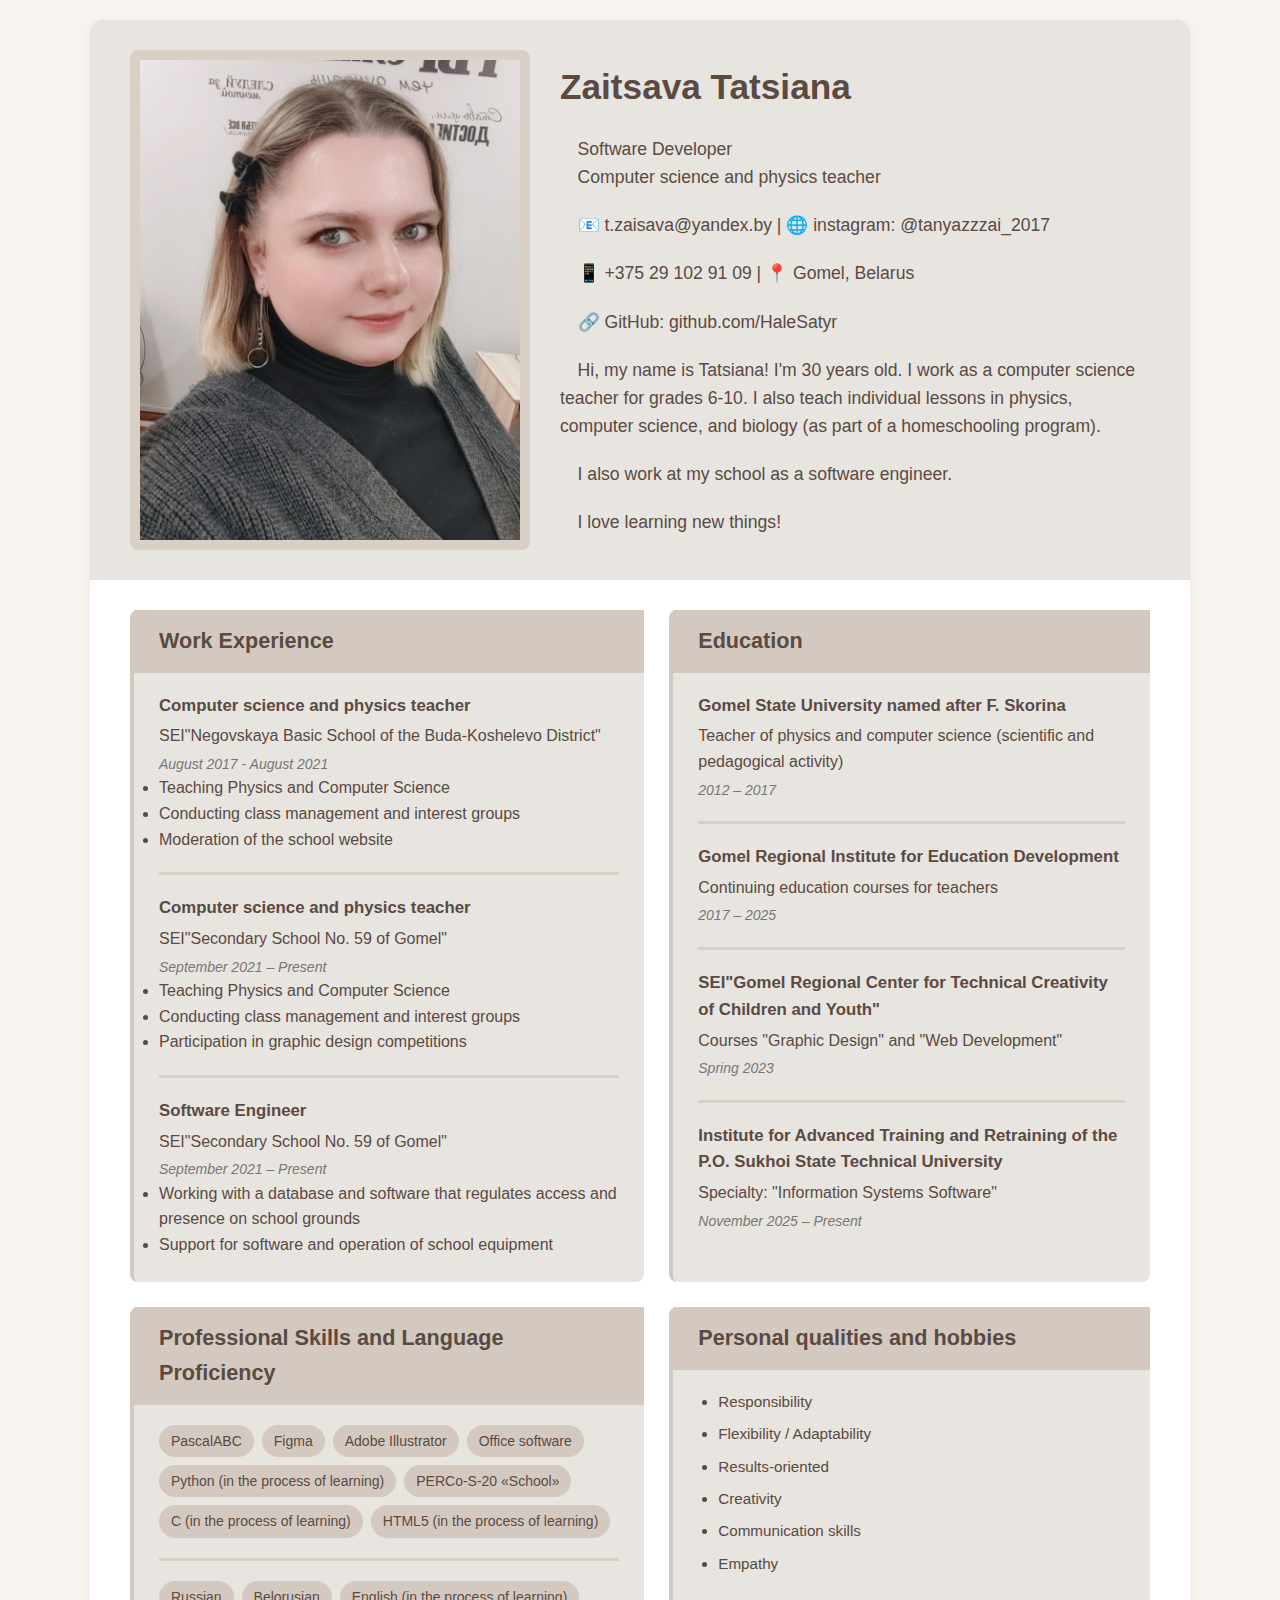
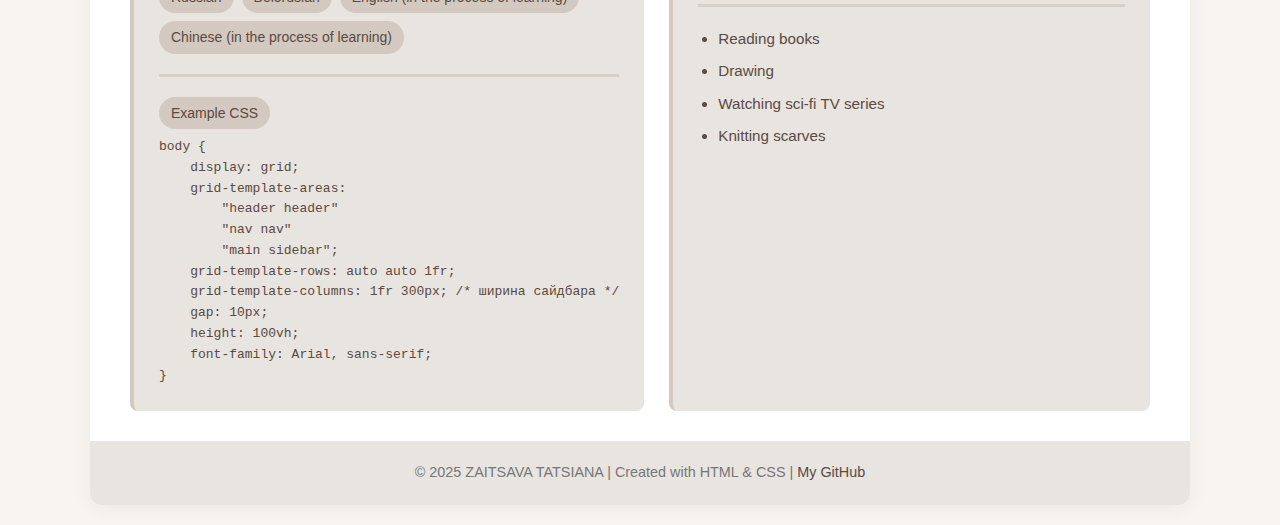
<file: index.html>
<!DOCTYPE html>
<html lang="en">
<head>
    <meta charset="UTF-8">
    <meta name="viewport" content="width=device-width, initial-scale=1.0">
    <title>CV ZAISAVA T.V.</title>
    <link rel="stylesheet" href="css/stylecv.css">
</head>
<body>
    <div class="cv-container">
        <header>
            <img src="img/IMG_20251201_042924.jpg" alt="Profile photo of ZAISAVA TV" class="profile-photo">
            <div class="personal-info">
                <h1>Zaitsava Tatsiana</h1>
                <p>&emsp;Software Developer<br>
                &emsp;Computer science and physics teacher</p>
                <p>&emsp;📧 t.zaisava@yandex.by | 🌐 instagram: @tanyazzzai_2017</p>
                <p>&emsp;📱 +375 29 102 91 09 | 📍 Gomel, Belarus</p>
                <p>&emsp;🔗 GitHub: github.com/HaleSatyr </p>
                <p>&emsp;Hi, my name is Tatsiana! I'm 30 years old. I work as a computer science teacher for grades 6-10. I also teach individual lessons in physics, computer science, and biology (as part of a homeschooling program).</p>
                <p>&emsp;I also work at my school as a software engineer.</p>
                <p>&emsp;I love learning new things!</p>
            </div>
        </header>

        <main>
            <div class="content-grid">
                <!-- Current Work Experience -->
                <section id="experience">
                    <h2>Work Experience</h2>
                    <div class="experience-item">
                        <div class="job-title">Computer science and physics teacher</div>
                        <div class="company">SEI"Negovskaya Basic School of the Buda-Koshelevo District"</div>
                        <div class="date">August 2017 - August 2021</div>
                        <ul>
                            <li>Teaching Physics and Computer Science</li>
                            <li>Conducting class management and interest groups</li>
                            <li>Moderation of the school website</li>
                        </ul>
                    </div>
                    <div class="experience-item">
                        <div class="job-title">Computer science and physics teacher</div>
                        <div class="company">SEI"Secondary School No. 59 of Gomel"</div>
                        <div class="date">September 2021 – Present</div>
                        <ul>
                            <li>Teaching Physics and Computer Science</li>
                            <li>Conducting class management and interest groups</li>
                            <li>Participation in graphic design competitions</li>
                        </ul>
                    </div>
                    <div class="experience-item">
                        <div class="job-title">Software Engineer</div>
                        <div class="company">SEI"Secondary School No. 59 of Gomel"</div>
                        <div class="date">September 2021 – Present</div>
                        <ul>
                            <li>Working with a database and software that regulates access and presence on school grounds</li>
                            <li>Support for software and operation of school equipment</li>
                        </ul>
                    </div>
                </section>

                <!-- Education -->
                <section id="education">
                    <h2>Education</h2>
                    <div class="education-item">
                        <div class="degree">Gomel State University named after F. Skorina</div>
                        <div class="institution">Teacher of physics and computer science (scientific and pedagogical activity)</div>
                        <div class="date">2012 – 2017</div>
                    </div>
                    <div class="education-item">
                        <div class="degree">Gomel Regional Institute for Education Development</div>
                        <div class="institution">Continuing education courses for teachers</div>
                        <div class="date">2017 – 2025</div>
                        
                    </div>
                    <div class="education-item">
                        <div class="degree">SEI"Gomel Regional Center for Technical Creativity of Children and Youth"</div>
                        <div class="institution">Courses "Graphic Design" and "Web Development"</div>
                        <div class="date">Spring 2023</div>
                    </div>
                    <div class="education-item">
                        <div class="degree">Institute for Advanced Training and Retraining of the P.O. Sukhoi State Technical University</div>
                        <div class="institution">Specialty: "Information Systems Software"</div>
                        <div class="date">November 2025 – Present</div>
                    </div>
                </section>

                <!-- Professional Skills -->
                <section id="skills">
                    <h2>Professional Skills and Language Proficiency</h2>
                    <div class="skills-list">
                        <span class="skill-tag">PascalABC</span>
                        <span class="skill-tag">Figma</span>
                        <span class="skill-tag">Adobe Illustrator</span>
                        <span class="skill-tag">Office software</span>
                        <span class="skill-tag">Python (in the process of learning)</span>
                        <span class="skill-tag">PERCo-S-20 «School»</span>
                        <span class="skill-tag">C (in the process of learning)</span>
                        <span class="skill-tag">HTML5 (in the process of learning)</span>
                    </div>
                    <div class="skills-list">
                        <span class="skill-tag">Russian</span>
                        <span class="skill-tag">Belorusian</span>
                        <span class="skill-tag">English (in the process of learning)</span>
                        <span class="skill-tag">Chinese (in the process of learning)</span>
                    </div>
                    <div class="skills-list">
                        <span class="skill-tag">Example CSS</span>
                        <pre><code>body {
    display: grid;
    grid-template-areas:
        "header header"
        "nav nav"
        "main sidebar";
    grid-template-rows: auto auto 1fr;
    grid-template-columns: 1fr 300px; /* ширина сайдбара */
    gap: 10px;
    height: 100vh;
    font-family: Arial, sans-serif;
}</code></pre>
                    </div>
                </section>

                <!-- Training & Seminars -->
                <section id="qualities">
                    <h2>Personal qualities and hobbies</h2>
                    <ul class="qualities-list">
                        <li>Responsibility</li>
                        <li>Flexibility / Adaptability</li>
                        <li>Results-oriented</li>
                        <li>Creativity</li>
                        <li>Communication skills</li>
                        <li>Empathy</li>
                    </ul>
                    <ul class="qualities-list">
                        <li>Reading books</li>
                        <li>Drawing</li>
                        <li>Watching sci-fi TV series</li>
                        <li>Knitting scarves</li>
                    </ul>
                </section>
            </div>
        </main>

        <footer>
            <p>© 2025 ZAITSAVA TATSIANA | Created with HTML & CSS | <a href="https://github.com/HaleSatyr">My GitHub</a></p>
        </footer>
    </div>
</body>
</html>
</file>
<file: css/stylecv.css>
:root {
            --primary-bg: #f8f4f0;
            --secondary-bg: #e8e4e0;
            --accent: #d4c9c0;
            --text: #5a4a42;
            --border: #d8cfc7;
        }

        * {
            margin: 0;
            padding: 0;
            box-sizing: border-box;
        }

        body {
            font-family: 'Segoe UI', Tahoma, Geneva, Verdana, sans-serif;
            background-color: var(--primary-bg);
            color: var(--text);
            line-height: 1.6;
            padding: 20px;
            display: flex;
            justify-content: center;
            align-items: flex-start;
        }

        .cv-container {
            width: 100%;
            max-width: 1100px;
            background-color: white;
            border-radius: 12px;
            box-shadow: 0 4px 20px rgba(0, 0, 0, 0.05);
            overflow: hidden;
        }

        header {
            background-color: var(--secondary-bg);
            padding: 30px 40px;
            display: grid;
            grid-template-columns: auto 1fr;
            gap: 30px;
            align-items: center;
        }

        .profile-photo {
            width: 400px;
            height: 500px;
            border-radius: 8px;
            object-fit: cover;
            border: 10px solid var(--border);
        }

        .personal-info {
            display: flex;
            flex-direction: column;
            gap: 10px;
        }

        .personal-info h1 {
            font-size: 2.2rem;
            margin-bottom: 5px;
            color: var(--text);
        }

        .personal-info p {
            margin: 5px 0;
            font-size: 1.1rem;
        }

        main {
            padding: 30px 40px;
        }

        
        .content-grid {
            display: grid;
            grid-template-columns: 1fr 1fr;
            gap: 25px;
        }

        section {
            background-color: var(--secondary-bg);
            border-radius: 8px;
            border-left: 4px solid var(--accent);
            padding: 25px;
        }

        
        section h2 {
            font-size: 1.35rem;
            margin: -25px -25px 20px -25px; 
            padding: 14px 25px;
            background-color: var(--accent);
            color: var(--text);
            font-weight: 600;
        }

        .experience-item, .education-item {
            margin-bottom: 20px;
            padding-bottom: 20px;
            border-bottom: 3px solid var(--border);
        }

        .experience-item:last-child,
        .education-item:last-child {
            margin-bottom: 0;
            padding-bottom: 0;
            border-bottom: none;
        }

        .job-title, .degree {
            font-weight: 600;
            font-size: 1.05rem;
            color: var(--text);
        }

        .company, .institution {
            font-weight: 500;
            color: var(--text);
            margin: 4px 0;
        }

        .date {
            font-style: italic;
            color: #777;
            font-size: 0.875rem;
        }

        .skills-list {
            display: flex;
            flex-wrap: wrap;
            gap: 8px;
            border-bottom: 3px solid var(--border);
            margin-bottom: 20px;
            padding-bottom: 20px;
        }
        .skills-list:last-child,
        .skills-list:last-child {
            margin-bottom: 0;
            padding-bottom: 0;
            border-bottom: none;
        }
        .skill-tag {
            background-color: var(--accent);
            padding: 5px 12px;
            border-radius: 20px;
            font-size: 0.875rem;
            white-space: nowrap;
        }

        .qualities-list {
            list-style-type: disc;
            padding-left: 20px;
            border-bottom: 3px solid var(--border);
            margin-bottom: 20px;
            padding-bottom: 20px;
        }
        .qualities-list:last-child,
        .qualities-list:last-child {
            margin-bottom: 0;
            padding-bottom: 0;
            border-bottom: none;
        }
        .qualities-list li {
            margin-bottom: 8px;
            font-size: 0.95rem;
        }

        footer {
            background-color: var(--secondary-bg);
            padding: 20px 40px;
            text-align: center;
            font-size: 0.9rem;
            color: #777;
        }

        footer a {
            color: var(--text);
            text-decoration: none;
            font-weight: 500;
        }

        footer a:hover {
            text-decoration: underline;
        }

        
        @media (max-width: 768px) {
            header {
                grid-template-columns: 1fr;
                text-align: center;
            }

            .profile-photo {
                margin: 0 auto;
            }

            .personal-info {
                text-align: center;
            }

            .content-grid {
                grid-template-columns: 1fr;
            }

            main {
                padding: 20px;
            }

            section {
                padding: 25px 20px;
            }

            section h2 {
                margin: -25px -20px 20px -20px;
                padding: 14px 20px;
            }

        }
</file>
